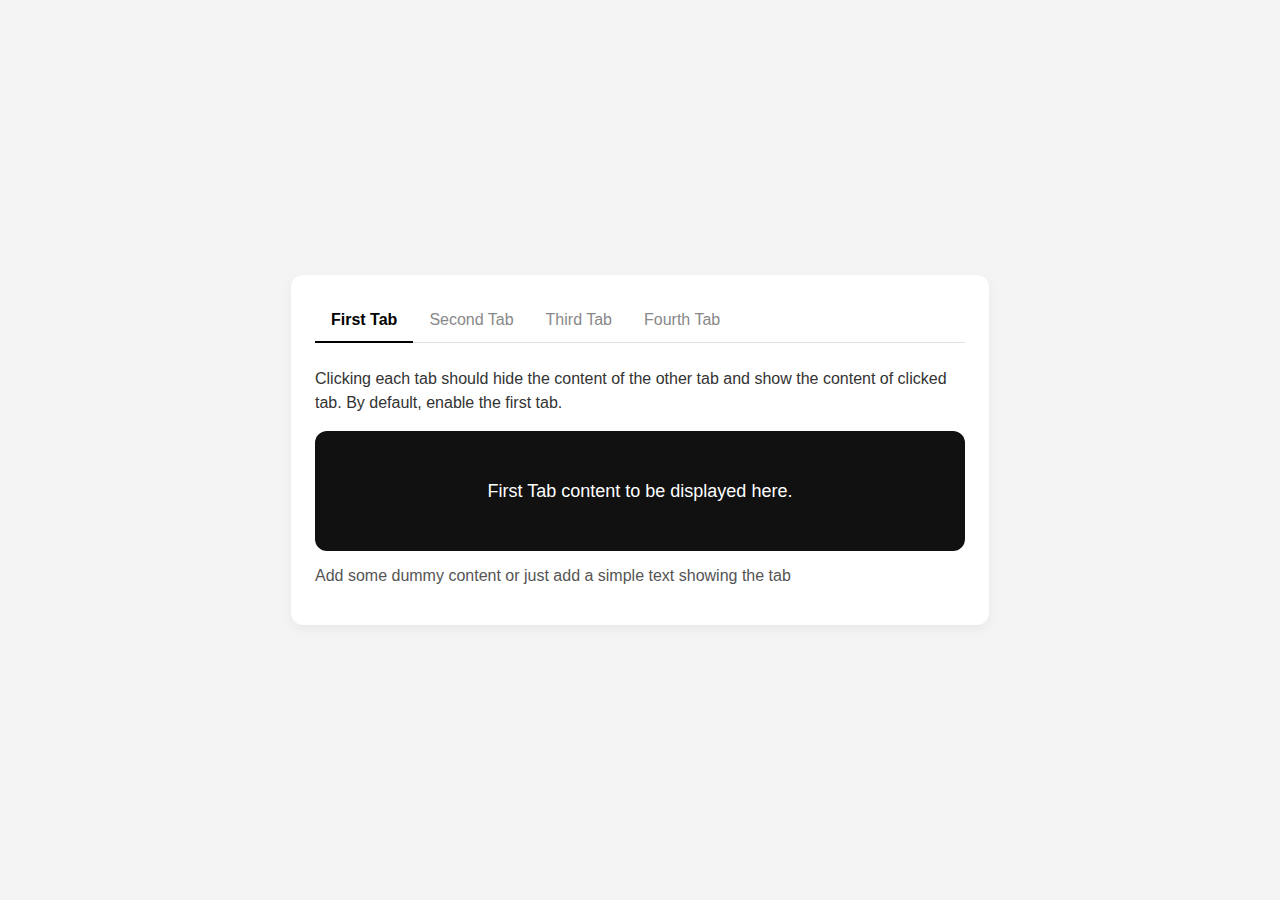
<file: lesson 1/index.html>
<!DOCTYPE html>
<html lang="en">
<head>
    <meta charset="UTF-8">
    <meta name="viewport" content="width=device-width, initial-scale=1.0">
    <link rel="stylesheet" href="../lesson 1/style.css">
    <title>Document</title>
</head>
<body>
<div class="tabs-container"> 
        <div class="tabs-nav">
            <button class="tab-link active" data-tab="tab-1">First Tab</button>
            <button class="tab-link" data-tab="tab-2">Second Tab</button>
            <button class="tab-link" data-tab="tab-3">Third Tab</button>
            <button class="tab-link" data-tab="tab-4">Fourth Tab</button>
        </div>
        <p class="instructions">
            Clicking each tab should hide the content of the other tab and show the content of clicked tab. By default, enable the first tab.
        </p>
        <div class="tabs-content">     
            <div id="tab-1" class="tab-panel active">
                <div class="content-box">
                    First Tab content to be displayed here.
                </div>
            </div>    
            <div id="tab-2" class="tab-panel">
                <div class="content-box">
                    Second Tab content to be displayed here.
                </div>
            </div>   
            <div id="tab-3" class="tab-panel">
                <div class="content-box">
                    Third Tab content to be displayed here.
                </div>
            </div>  
            <div id="tab-4" class="tab-panel">
                <div class="content-box">
                    Fourth Tab content to be displayed here.
                </div>
            </div>
        </div>
        <p class="footer-text">
            Add some dummy content or just add a simple text showing the tab
        </p>
    </div>
    <script src="../lesson 1/script.js"></script>

</body>
</html>
</file>
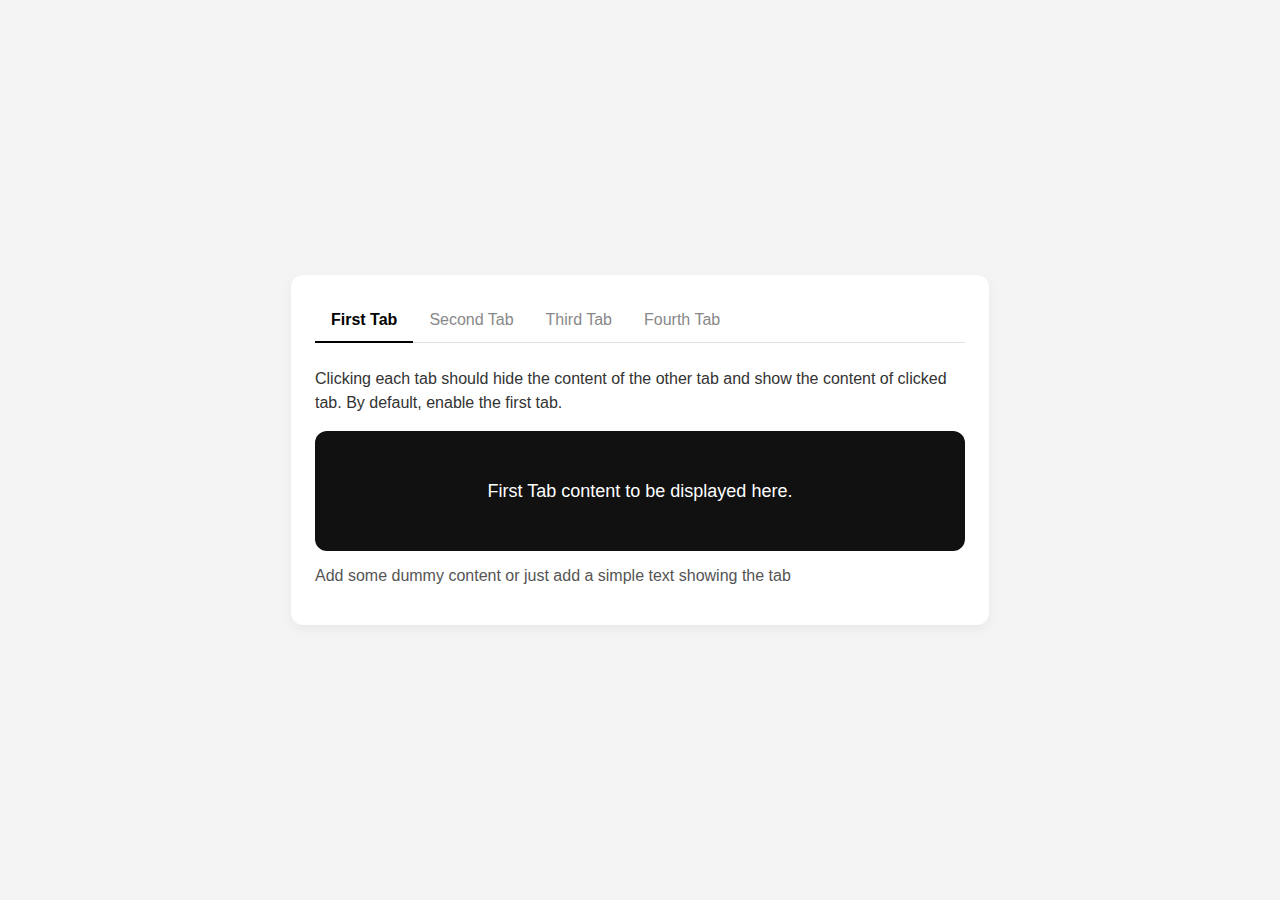
<file: lesson 2/index.html>
<!DOCTYPE html>
<html lang="en">
<head>
    <meta charset="UTF-8">
    <meta name="viewport" content="width=device-width, initial-scale=1.0">
    <link rel="stylesheet" href="../lesson 2/style.css">
    <title>Document</title>
</head>
<body>
<div class="tabs-container"> 
        <div class="tabs-nav">
            <button class="tab-link active" data-tab="tab-1">First Tab</button>
            <button class="tab-link" data-tab="tab-2">Second Tab</button>
            <button class="tab-link" data-tab="tab-3">Third Tab</button>
            <button class="tab-link" data-tab="tab-4">Fourth Tab</button>
        </div>
        <p class="instructions">
            Clicking each tab should hide the content of the other tab and show the content of clicked tab. By default, enable the first tab.
        </p>
        <div class="tabs-content">     
            <div id="tab-1" class="tab-panel active">
                <div class="content-box">
                    First Tab content to be displayed here.
                </div>
            </div>    
            <div id="tab-2" class="tab-panel">
                <div class="content-box">
                    Second Tab content to be displayed here.
                </div>
            </div>   
            <div id="tab-3" class="tab-panel">
                <div class="content-box">
                    Third Tab content to be displayed here.
                </div>
            </div>  
            <div id="tab-4" class="tab-panel">
                <div class="content-box">
                    Fourth Tab content to be displayed here.
                </div>
            </div>
        </div>
        <p class="footer-text">
            Add some dummy content or just add a simple text showing the tab
        </p>
    </div>
    <div class="cookie-container hidden">
        <p class="cookie-text">
            This website uses cookies to ensure you get the best experience on our website.
        </p>
        <button type="button" class="cookie-close-btn accept">Accept</button>  
    </div>
    <script src="../lesson 2/script.js"></script>

</body>
</html>
</file>
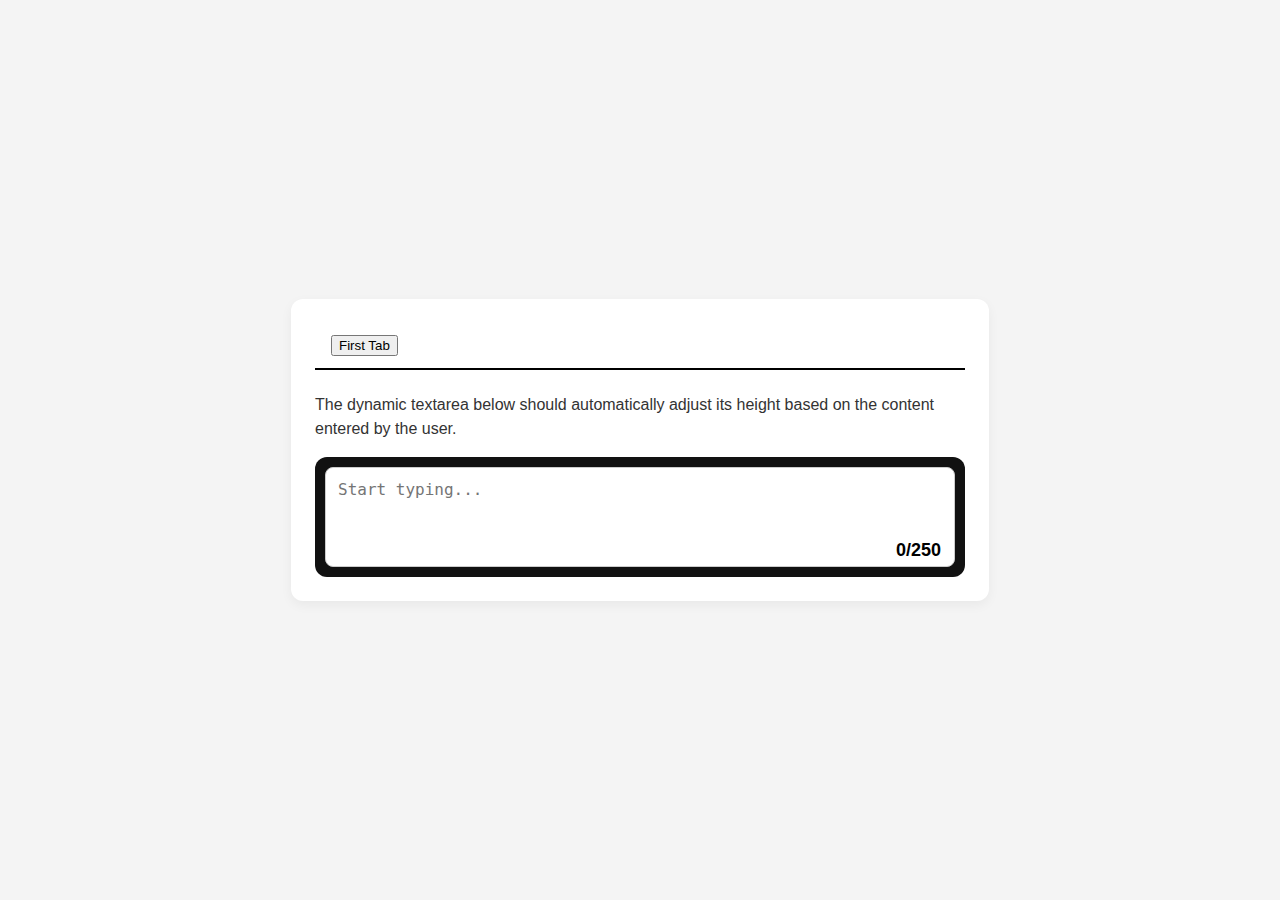
<file: lesson 3/index.html>
<!DOCTYPE html>
<html lang="en">
<head>
    <meta charset="UTF-8">
    <meta name="viewport" content="width=device-width, initial-scale=1.0">
    <link rel="stylesheet" href="../lesson 3/style.css">
    <title>Document</title>
</head>
<body>
<div class="tabs-container"> 
        <div class="tabs-nav">
            <button class="tab-link active" data-tab="tab-1">First Tab</button>
        </div>
        <p class="instructions">
            The dynamic textarea below should automatically adjust its height based on the content entered by the user. 
        </p>
        <div class="tabs-content">     
            <div id="tab-1" class="tab-panel active">
                <div class="content-box">
                    <textarea maxlength="250" placeholder="Start typing..."></textarea>
                    <div class="current-counter">
                        <span class="current-count">0</span>/250
                    </div>
                </div>
            </div>    
        </div>
        </div>
    </div>
    <script src="../lesson 3/script.js"></script>

</body>
</html>
</file>
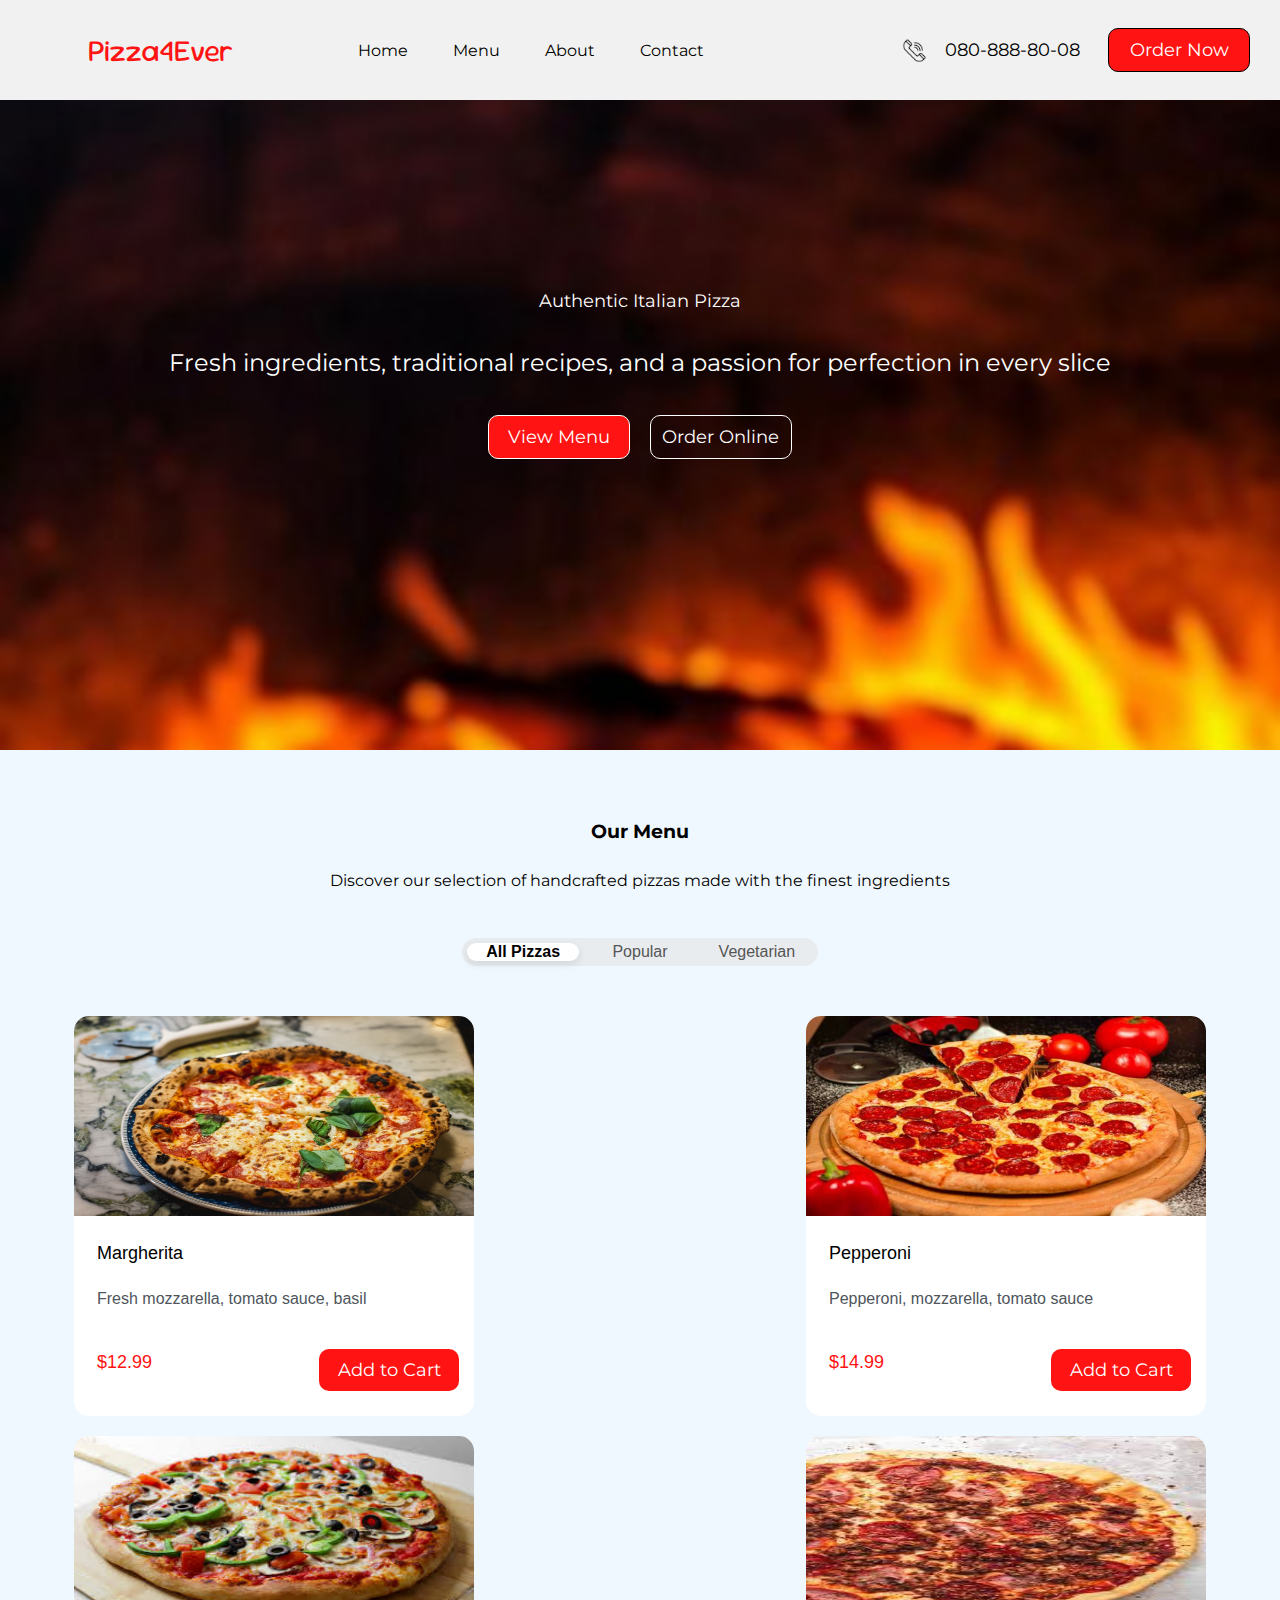
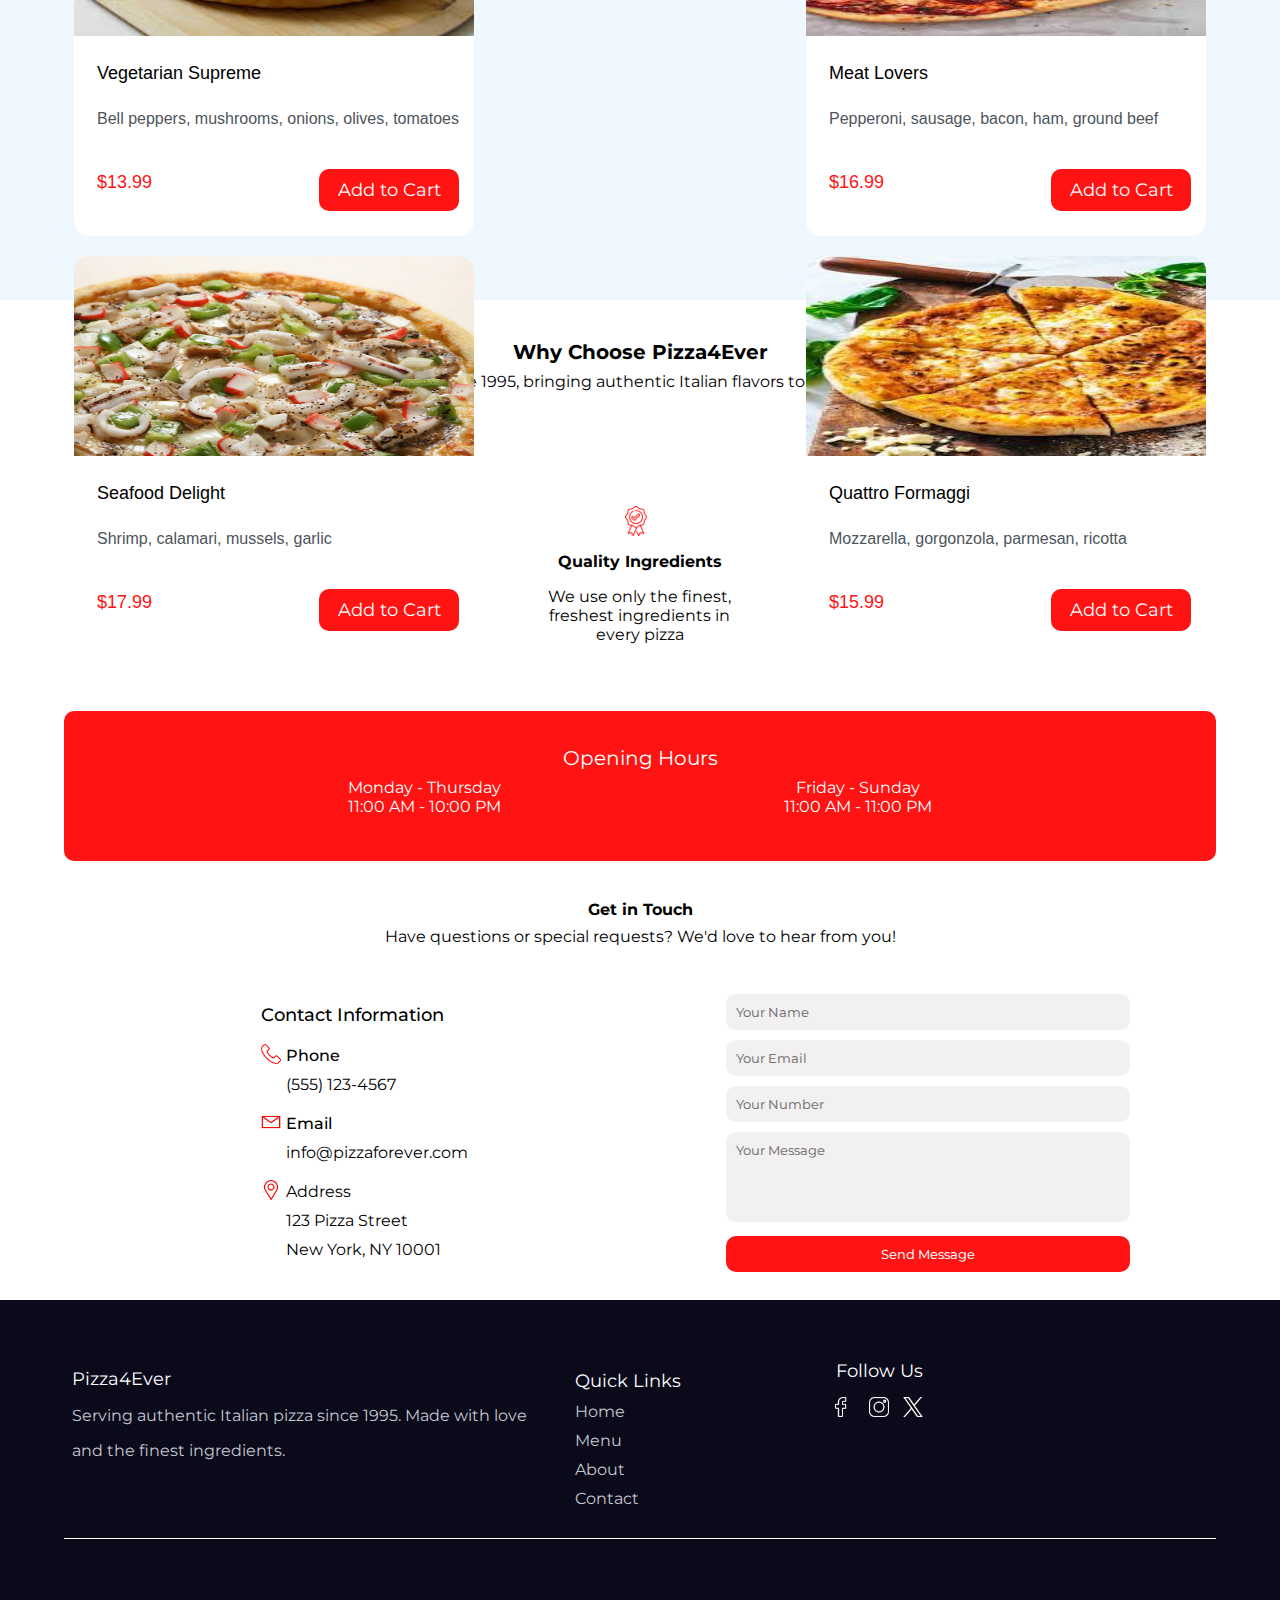
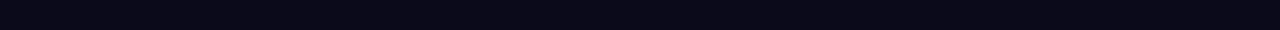
<file: Pizza/html/index.html>
<!DOCTYPE html>
<html lang="en">
<head>
    <meta charset="UTF-8">
    <meta name="viewport" content="width=device-width, initial-scale=1.0">
   <link rel="preconnect" href="https://fonts.googleapis.com">
    <link rel="preconnect" href="https://fonts.gstatic.com" crossorigin>
    <link href="https://fonts.googleapis.com/css2?family=Sour+Gummy:ital,wght@0,100..900;1,100..900&display=swap" rel="stylesheet">
   <link rel="preconnect" href="https://fonts.googleapis.com">
    <link rel="preconnect" href="https://fonts.gstatic.com" crossorigin>
    <link href="https://fonts.googleapis.com/css2?family=Montserrat:ital,wght@0,100..900;1,100..900&display=swap" rel="stylesheet">
    <link rel="stylesheet" href="../style/style.css">
    <link rel="shortcut icon" href="../img/food.png" type="image/x-icon">
    <title>Pizza4Ever</title>
</head>
<body>
    <div class="header">  
        <div class="logo">
            <p id="Logo">Pizza4Ever</p>   
        </div>
        <ul class="burger">
                <li><a href="#welcome">Home</a></li>
                <li><a href="#menu">Menu</a></li>
                <li><a href="#info">About</a></li>
                <li><a href="#form">Contact</a></li>
        </ul>
        <div class="phone">
            <img src="../img/free-icon-phone-18819944.png" alt="#">
            <p>080-888-80-08</p>
            <div id="view-menu-button" class="button">
                <a target="_blank" href="https://pizzaday.ua/home/restaurants/272">Order Now</a>
            </div>
        </div>

    </div>
    <div id="welcome" class="main">
        <div class="welcome">
            <p id="Authentic">Authentic Italian Pizza</p>
            <p>Fresh ingredients, traditional recipes, and a passion for perfection in every slice</p>
            <div class="buttons">
                <div id="view-menu-button" class="button">
                    <a target="_blank" href="https://pizzaday.ua/home/restaurants/272">View Menu</a>
                </div>
                <div class="button">
                    <a target="_blank" href="https://pizzaday.ua/login">Order Online</a>
                </div>
            </div>

        </div>
        <div class="menu-wrap">
            <h3 id="menu">Our Menu</h2>
            <p>Discover our selection of handcrafted pizzas made with the finest ingredients</p>
            <div class="slider">
                <button class="slide chosen-slide" type="button">
                    <p>All Pizzas</p>
                </button>
                <button class="slide" type="button">
                    <p>Popular</p>
                </button>
                <button class="slide" type="button">
                    <p>Vegetarian</p>
                </button>
            </div>
            <div class="pizza-cards">
                <div class="card">
                    <img src="../img/marga.jpg" alt="" class="pizza-img">
                    <p class="pizza-name">Margherita</p>
                    <p class="pizza-description">Fresh mozzarella, tomato sauce, basil</p>
                    <p class="pizza-price">$12.99</p>
                    <div class="buy-button">
                        <a href="">Add to Cart</a>
                    </div>
                </div>
                                <div class="card">
                    <img src="../img/peppe.jpg" alt="" class="pizza-img">
                    <p class="pizza-name">Pepperoni</p>
                    <p class="pizza-description">Pepperoni, mozzarella, tomato sauce</p>
                    <p class="pizza-price">$14.99</p>
                    <div class="buy-button">
                        <a href="">Add to Cart</a>
                    </div>
                </div>
                                <div class="card">
                    <img src="../img/veget.jpg" alt="" class="pizza-img">
                    <p class="pizza-name">Vegetarian Supreme</p>
                    <p class="pizza-description">Bell peppers, mushrooms, onions, olives, tomatoes</p>
                    <p class="pizza-price">$13.99</p>
                    <div class="buy-button">
                        <a href="">Add to Cart</a>
                    </div>
                </div>
                    <div class="card">
                    <img src="../img/meat.jpg" alt="" class="pizza-img">
                    <p class="pizza-name">Meat Lovers</p>
                    <p class="pizza-description">Pepperoni, sausage, bacon, ham, ground beef</p>
                    <p class="pizza-price">$16.99</p>
                    <div class="buy-button">
                        <a href="">Add to Cart</a>
                    </div>
                </div>
                        <div class="card">
                    <img src="../img/sea.jpg" alt="" class="pizza-img">
                    <p class="pizza-name">Seafood Delight</p>
                    <p class="pizza-description">Shrimp, calamari, mussels, garlic</p>
                    <p class="pizza-price">$17.99</p>
                    <div class="buy-button">
                        <a href="">Add to Cart</a>
                    </div>
                </div>
                        <div class="card">
                    <img src="../img/cheese.jpg" alt="" class="pizza-img">
                    <p class="pizza-name">Quattro Formaggi</p>
                    <p class="pizza-description">Mozzarella, gorgonzola, parmesan, ricotta</p>
                    <p class="pizza-price">$15.99</p>
                    <div id="info" class="buy-button">
                        <a href="">Add to Cart</a>
                    </div>
                </div>
            </div>
        </div>
        <div class="info">
            <div class="info-text">
            <h4  >Why Choose Pizza4Ever</h4>
            <p>Family-owned since 1995, bringing authentic Italian flavors to your neighborhood</p>
            </div>
            <div class="info-cards">
                <div class="info-card">
                <img src="../img/clock.png" alt="#">
                <p><strong>Delivery</strong></p>
                <p>Hot and fresh pizza delivered to your door in 30 minutes or less</p>
                </div>
                <div class="info-card">
                    <img src="../img/badge.png" alt="#">
                    <p id="form"><strong>Quality Ingredients</strong></p>
                    <p>We use only the finest, freshest ingredients in every pizza</p> 
                </div>
                <div class="info-card">
                    <img src="../img/placeholder.png" alt="#">
                    <p><strong>Multiple Locations</strong></p>
                    <p>Find us at convenient locations throughout the city</p> 
                </div>
            </div>
            <div class="work-time">
                <p>Opening Hours</p>
                <div class="time">
                    <pre>
Monday - Thursday
11:00 AM - 10:00 PM
                        </pre>
                    <pre>
Friday - Sunday
11:00 AM - 11:00 PM
                    </pre>
                </div>
            </div>
        </div>
        <div class="contacts">
            <h4>Get in Touch</h4>
            <p>Have questions or special requests? We'd love to hear from you!</p>
            <div  class="contacts-wrap">
            <div class="contact-info">
                <ul>
                    <p id="size" class="bold">Contact Information</p>
                    <li> 
                        <div><img src="../img/telephone.png" alt="">
                            <p class="bold">Phone</p>
                        </div>
                        <p>(555) 123-4567</p>
                    </li>
                    <li>
                        <div><img src="../img/email.png" alt="">
                            <p class="bold">Email</p>
                        </div>
                        <p>info@pizzaforever.com</p>
                    </li>
                    <li>
                        <div>
                            <img src="../img/placeholder.png" alt="">
                            <p cla ss="bold">Address</p>
                        </div>     
                        <p>123 Pizza Street</p>
                        <p>New York, NY 10001</p>
                    </li>
                </ul>
            </div>
            <div class="contact-form">
                    <form action="https://formspree.io/f/xqagkezp" method="POST" target="_blank">
                        <input type="text" name="firstname" placeholder="Your Name"><br>
                        <input type="email" name="secondname" placeholder="Your Email"><br>
                        <input type="text" name="phone" placeholder="Your Number"><br>
                        <textarea name="comment" placeholder="Your Message" id=""></textarea> 
                        <input type="submit" value="Send Message">
                    </form>
            </div>
            </div>
        </div>
    </div>
    <div class="footer">
        <div class="footer-wrap">
              <div class="group">
            <div>
                <p id="title">Pizza4Ever</p>
                <p>Serving authentic Italian pizza since 1995. Made with love</p>
                <p>and the finest ingredients.</p>      
            </div>
            <div class="quick-links">
                <ul class="quick-links">
                    <li id="title">Quick Links</li>
                    <li><a href="#welcome">Home</a></li>
                    <li><a href="#menu">Menu</a></li>
                    <li><a href="#info">About</a></li>
                    <li><a href="#form">Contact</a></li>
                </ul>
            </div>
            </div>

            <div class="social-networks">
                <p id="title">Follow Us</p>
                <div class="icons">
                    <a href="https://www.facebook.com/login/?locale=uk_UA">
                        <img src="../img/facebook.png" alt="Facebook" target="_blank">
                    </a>
                    <a href="https://www.instagram.com/">
                        <img src="../img/instagram.png" alt="Instagram" target="_blank">
                    </a>
                    <a href="https://x.com/?lang=ru" target="_blank">
                         <img src="../img/twitter.png" alt="X" >
                    </a>
                </div>
            </div>
        </div>
    </div>

    <script src="../JS/script.js">
    </script>
</body>
</html>
</file>
<file: lesson 1/style.css>
body {
  font-family: -apple-system, BlinkMacSystemFont, "Segoe UI", Roboto, Helvetica, Arial, sans-serif;
  background-color: #f4f4f4;
  display: flex;
  justify-content: center;
  align-items: center;
  min-height: 100vh;
  margin: 0;
  padding: 20px;
  box-sizing: border-box;
}
.tabs-container {
  width: 100%;
  max-width: 650px;
  background-color: #ffffff;
  border-radius: 12px;
  padding: 24px;
  box-shadow: 0 4px 12px rgba(0, 0, 0, 0.05);
}
.tabs-nav {
  display: flex;
  border-bottom: 1px solid #e0e0e0;
}
.tab-link {
  background: none;
  border: none;
  cursor: pointer;
  padding: 12px 16px;
  font-size: 16px;
  color: #888;
  border-bottom: 2px solid transparent;
  margin-bottom: -1px;
}
.tab-link:hover {
  color: #333;
}
.tab-link.active {
  color: #000;
  font-weight: 600;
  border-bottom-color: #000;
}

.instructions {
  margin-top: 24px;
  margin-bottom: 16px;
  color: #333;
  line-height: 1.5;
}
.tab-panel {
  display: none;
}
.tab-panel.active {
  display: block;
}
.content-box {
  background-color: #111;
  color: #ffffff;
  padding: 40px;
  border-radius: 12px;
  text-align: center;
  font-size: 18px;
  min-height: 120px;
  display: flex;
  justify-content: center;
  align-items: center;
  box-sizing: border-box;
}
.footer-text {
  margin-top: 16px;
  color: #555;
}
</file>
<file: lesson 2/style.css>
body {
  font-family: -apple-system, BlinkMacSystemFont, "Segoe UI", Roboto, Helvetica, Arial, sans-serif;
  background-color: #f4f4f4;
  display: flex;
  justify-content: center;
  align-items: center;
  min-height: 100vh;
  margin: 0;
  padding: 20px;
  box-sizing: border-box;
  position: relative;
}
.tabs-container {
  width: 100%;
  max-width: 650px;
  background-color: #ffffff;
  border-radius: 12px;
  padding: 24px;
  box-shadow: 0 4px 12px rgba(0, 0, 0, 0.05);
}
.tabs-nav {
  display: flex;
  border-bottom: 1px solid #e0e0e0;
}
.tab-link {
  background: none;
  border: none;
  cursor: pointer;
  padding: 12px 16px;
  font-size: 16px;
  color: #888;
  border-bottom: 2px solid transparent;
  margin-bottom: -1px;
}
.tab-link:hover {
  color: #333;
}
.tab-link.active {
  color: #000;
  font-weight: 600;
  border-bottom-color: #000;
}

.instructions {
  margin-top: 24px;
  margin-bottom: 16px;
  color: #333;
  line-height: 1.5;
}
.tab-panel {
  display: none;
}
.tab-panel.active {
  display: block;
}
.content-box {
  background-color: #111;
  color: #ffffff;
  padding: 40px;
  border-radius: 12px;
  text-align: center;
  font-size: 18px;
  min-height: 120px;
  display: flex;
  justify-content: center;
  align-items: center;
  box-sizing: border-box;
}
.footer-text {
  margin-top: 16px;
  color: #555;
}
.cookie-container.hidden {
   display: none;
}
.cookie-container{
  width: 200px;
  height: 220px;
  background-color: black;
  position: absolute;
  bottom: 20px;
  right: 20px;
  color: white;
  display: grid;
  justify-content: center;
  align-items: center;
  border-radius: 12px;
}
.cookie-container p{
  text-align: center;
  padding: 10px;
}
.cookie-container button{
  width: 50%;
  margin: auto;
}
</file>
<file: lesson 3/style.css>
body {
  font-family: -apple-system, BlinkMacSystemFont, "Segoe UI", Roboto, Helvetica, Arial, sans-serif;
  background-color: #f4f4f4;
  display: flex;
  justify-content: center;
  align-items: center;
  min-height: 100vh;
  margin: 0;
  padding: 20px;
  box-sizing: border-box;
}
.tabs-container {
  width: 100%;
  max-width: 650px;
  background-color: #ffffff;
  border-radius: 12px;
  padding: 24px;
  box-shadow: 0 4px 12px rgba(0, 0, 0, 0.05);
}
.tabs-nav {
  display: flex;
  border-bottom: 1px solid #e0e0e0;
background: none;
  border: none;
  cursor: pointer;
  padding: 12px 16px;
  font-size: 16px;
  color: #888;
  border-bottom: 2px solid transparent;
  margin-bottom: -1px;
  color: #000;
  font-weight: 600;
  border-bottom-color: #000;
}

.tab-link:hover {
  color: #333;
}

.instructions {
  margin-top: 24px;
  margin-bottom: 16px;
  color: #333;
  line-height: 1.5;
}
.tab-panel {
  display: none;
}
.tab-panel.active {
  display: block;
}
.content-box {
  background-color: #111;
  color: #ffffff;
  padding: 10px;
  border-radius: 12px;
  text-align: center;
  font-size: 18px;
  min-height: 120px;
  display: flex;
  justify-content: center;
  align-items: center;
  box-sizing: border-box;
      position: relative;
}
.content-box textarea {
    width: 100%;
    min-height: 100px;  
    max-height: 400px;
    padding: 12px;
    font-size: 16px;
    border: 1px solid #ccc;
    border-radius: 8px;
    resize: none;
    box-sizing: border-box;
    }
.current-counter {
    position: absolute;
    bottom: 16px;
    right: 24px;
    color: black;
    font-weight: 600;
}

.current-count {
    color: black;
    font-weight: 600;
}
textarea.error {
    border-color: red;
    border: 3px solid red;
    transition: 0.1s all;
}
</file>
<file: Pizza/style/style.css>
* {
  margin: 0;
  padding: 0;
}
body {
  width: 100%;
  margin: 0;
  font-family: "Montserrat", sans-serif;
  font-optical-sizing: auto;
  font-weight: 400;
  font-style: normal;
}
.header {
  width: 100%;
  background-color: #f0f1f0;
  height: 100px;
  display: flex;
  justify-content: space-between;
  align-items: center;
  font-size: 18px;
  margin: 0;
  position: fixed;
  z-index: 3;
}
.logo {
  width: 100px;
  height: 100px;
  display: flex;
  margin: 0 0 0 80px;
  font-size: 30px;
  align-items: center;
  color: rgb(255, 19, 19);
  font-family: "Sour Gummy", sans-serif;
  font-optical-sizing: auto;
  font-style: normal;
}
.burger li {
  display: inline-block;
  list-style-type: none;
  padding: 20px;
}
.burger li a {
  text-decoration: none;
  color: black;
}
.phone {
  display: flex;
  padding: 20px;
  align-items: center;
}
.phone img {
  width: 25px;
  height: 25px;
  margin: 0 10px 0 0;
}
.phone p {
  margin: 0 10px 0 0;
}
.welcome {
  background-image: url("../img/raw-billet-baking-tasty-margherita-pizza-traditional-wood-oven-naples-rest-generative-ai_874904-2622.jpg");
  background-repeat: no-repeat;
  background-size: cover;
  height: 750px;
  width: 100%;
  display: flex;
  justify-content: center;
  align-items: center;
  flex-direction: column;
  color: white;
}
.buttons {
  display: flex;
  width: 33%;
  justify-content: center;
  margin: 20px;
}
.button {
  width: 120px;
  margin: 10px;
  padding: 10px;
  border: 1px;
  border-style: solid;
  border-radius: 10px;
  text-align: center;
}
#view-menu-button {
  background-color: rgb(255, 19, 19);
}
.button a {
  font-size: 18px;
  color: white;
  text-decoration: none;
}
.button a:hover {
  text-decoration: underline;
}

.welcome p {
  font-size: 24px;
}
#Authentic {
  font-size: 18px;
  margin: 20px;
}
.menu-wrap {
  background-color: aliceblue;
  width: 100%;
  display: flex;
  justify-content: flex-start;
  align-items: center;
  flex-direction: column;
  height: 1150px;
}
.menu-wrap h3 {
  margin: 70px 0 20px 0;
}
.menu-wrap .slider {
  width: 27%;
  height: 40px;
  background-color: rgba(194, 188, 188, 0.275);
  margin: 40px;
  background-color: #e9ecef; /* Світло-сірий фон контейнера */
  border-radius: 30px; /* Дуже заокруглені кути */
  padding: 5px; /* Невеликий відступ всередині */
  display: inline-flex; /* Щоб кнопки стали в ряд */
  gap: 5px;
}

.slider button {
  width: 33%;
  margin: auto;
  border: none;
  border-radius: 25px;
  text-align: center;
  background-color: transparent; /* Прозорий фон у неактивному стані */
  color: #555; /* Темно-сірий текст */
  font-size: 16px;
  cursor: pointer;
}
.slide p {
  margin: 0;
  padding: 0;
}

.slide.chosen-slide {
  background-color: #ffffff; /* Білий фон */
  color: #000000; /* Чорний текст */
  font-weight: 600; /* Трохи жирніший шрифт */
  box-shadow: 0 3px 8px rgba(0, 0, 0, 0.1); /* Легка тінь */
}
.pizza-cards {
  width: 90%;
  display: flex;
  flex-wrap: wrap;
  justify-content: space-between;
}
.card {
  margin: 10px;
  width: 400px;
  height: 400px;
  border-style: solid;
  border: 0.5px;
  border-color: gray;
  border-radius: 15px;
  background-color: white;
  position: relative;
}
.card .pizza-img {
  width: 100%;
  height: 50%;
  border-radius: 15px 15px 0 0;
}
.card .pizza-name {
  font-size: 18px;
  font-family: "Gill Sans", "Gill Sans MT", Calibri, "Trebuchet MS", sans-serif;
  margin: 15px 0 0 15px;
}
.card .pizza-description {
  font-size: 16px;
  font-family: "Gill Sans", "Gill Sans MT", Calibri, "Trebuchet MS", sans-serif;
  margin: 10px 0 0 15px;
  color: rgb(78, 85, 91);
}
.card .pizza-price {
  position: absolute;
  bottom: 35px;
  left: 15px;
  font-size: 18px;
  font-family: "Gill Sans", "Gill Sans MT", Calibri, "Trebuchet MS", sans-serif;
  color: rgb(255, 19, 19);
}
.card .buy-button {
  position: absolute;
  bottom: 25px;
  right: 15px;
  width: 120px;
  padding: 10px;
  border-radius: 10px;
  text-align: center;
  background-color: rgb(255, 19, 19);
}
.buy-button a {
  font-size: 18px;
  color: white;
  text-decoration: none;
}
.info {
  width: 90%;
  display: grid;
  justify-content: center;
  text-align: center;
  height: 600px;
  margin: auto;
}
.info-card {
  width: 20%;
  display: flex;
  flex-direction: column;
  justify-content: center;
  align-items: center;
}
.info-card img {
  width: 30px;
  height: 30px;
  color: red;
}
.info-text {
  display: flex;
  flex-direction: column;
  padding: 40px 0 0 0;
}
.info-text h4 {
  font-size: 20px;
}
.info-cards {
  display: flex;
  justify-content: space-around;
  margin: 40px 0 0 0;
}
.info-card img,
p {
  padding: 8px;
}
.work-time {
  width: 100%;
  background-color: rgb(255, 19, 19);
  height: 150px;
  display: flex;
  flex-direction: column;
  justify-content: center;
  margin: auto;
  color: white;
  font-size: 20px;
  border-radius: 10px;
  margin-top: 40px;
}
.work-time .time {
  display: flex;
  justify-content: space-evenly;
}
.work-time .time pre {
  font-size: 16px;
  font-family: "Montserrat", sans-serif;
  font-optical-sizing: auto;
  font-weight: 400;
  font-style: normal;
}
.contacts {
  width: 90%;
  height: 400px;
  margin: auto;
  display: flex;
  flex-direction: column;
  text-align: center;
}
.contacts-wrap {
  display: flex;
  justify-content: space-around;
  box-sizing: border-box;
  margin: 40px 0 0 0;
}
.contact-info p,
ul li {
  list-style-type: none;
  text-align: start;
  padding: 10px 0 0 25px;
  font-size: 16px;
}
.contact-info {
  width: 35%;
  display: grid;
  justify-content: center;
}

.bold {
  font-family: "Montserrat", sans-serif;
  font-optical-sizing: auto;
  font-weight: 500;
  font-style: normal;
}
.contact-info ul li img {
  width: 20px;
  height: 20px;
}
#size {
  font-size: 18px;
}
.contact-info ul li div {
  position: relative;
}
.contact-info ul li div img {
  position: absolute;
  top: 8px;
}
.contact-form {
  width: 35%;
  text-align: start;
  display: grid;
}
textarea {
  width: 100%;
  height: 90px;
  box-sizing: border-box;
  resize: none;
  margin: 0 0 10px 0;
  padding: 10px;

  border: 0px;
  border-radius: 10px;
  font-family: "Montserrat", sans-serif;
  font-optical-sizing: auto;
  font-weight: 450;
  font-style: normal;
  font-size: 13px;
  text-align: start;
  background-color: rgba(194, 188, 188, 0.219);
}
.contact-form input {
  width: 100%;
  box-sizing: border-box;
  margin: 0 0 10px 0;
  padding: 10px;
  resize: none;
  border: 0px;
  border-radius: 10px;
  font-family: "Montserrat", sans-serif;
  font-optical-sizing: auto;
  font-weight: 450;
  font-style: normal;
  font-size: 13px;
  background-color: rgba(194, 188, 188, 0.219);
}
input[type="submit"] {
  background-color: rgb(255, 19, 19);
  color: white;
  border: 0px;
}
.footer {
  width: 100%;
  height: 300px;
  background-color: rgb(10, 10, 26);
  font-size: 16px;
  color: rgb(197, 200, 208);
  padding: 30px 0 0 0;
}
.footer-wrap {
  margin: auto;
  padding: 30px 0 30px 0;
  box-sizing: border-box;
  display: flex;
  justify-content: space-between;
  width: 90%;
  border-bottom: 1px solid white;
}
.group {
  display: flex;
}

.footer img {
  width: 20px;
  height: 20px;
}
.quick-links {
  margin: 0 20px 0 20px;
}
.quick-links ul li {
  list-style-type: none;
  margin: 0;
  padding: 10px 0 0 0;
}
.quick-links ul li a {
  text-decoration: none;
  color: rgb(197, 200, 208);
}
#title {
  font-size: 18px;
  color: rgb(254, 254, 254);
  font-family: "Montserrat", sans-serif;
  font-optical-sizing: auto;
  font-weight: 400;
  font-style: normal;
}
.social-networks {
  display: flex;
  flex-direction: column;
  align-items: center;
  margin-right: 25%;
}
.social-networks p {
  padding: 0px;
  margin: 0 0 10px 0;
}
.social-networks .icons a {
  text-decoration: none;
  color: white;
}
.social-networks .icons img {
  padding: 5px;
}
</file>
